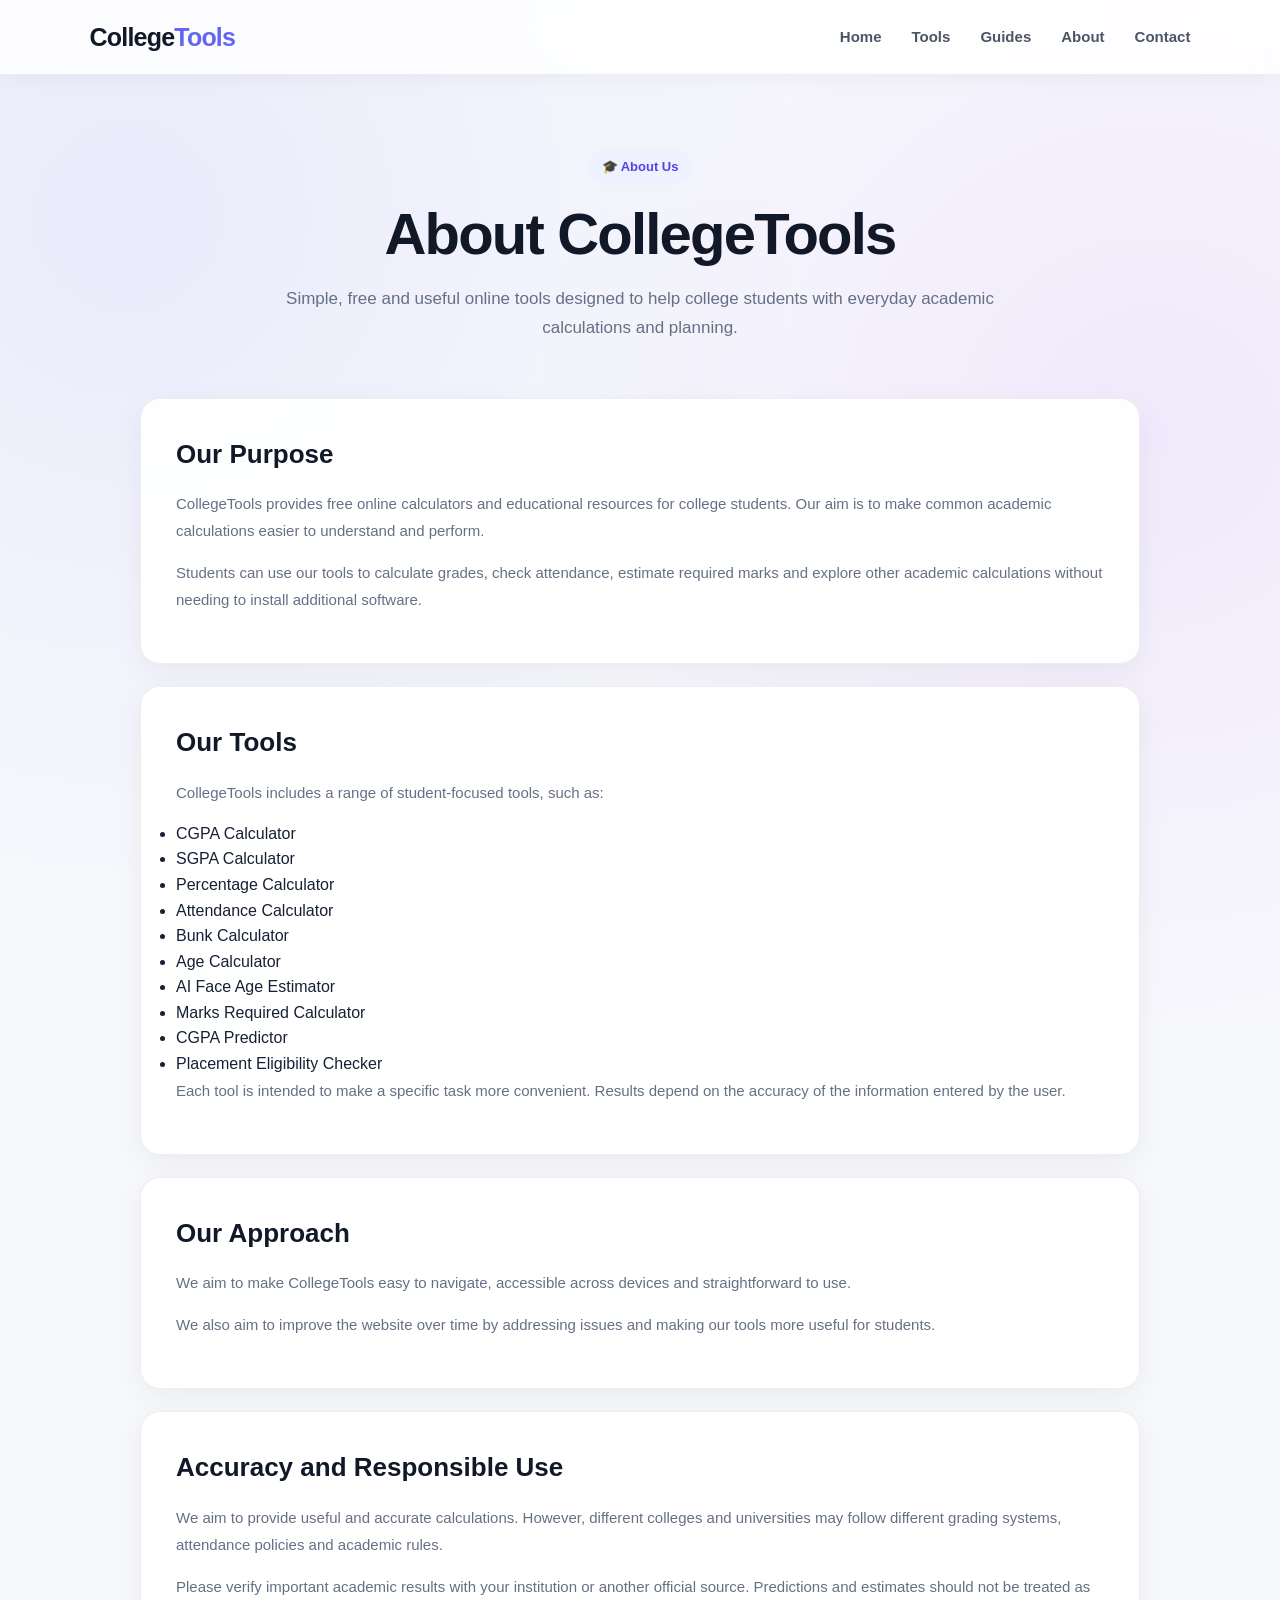
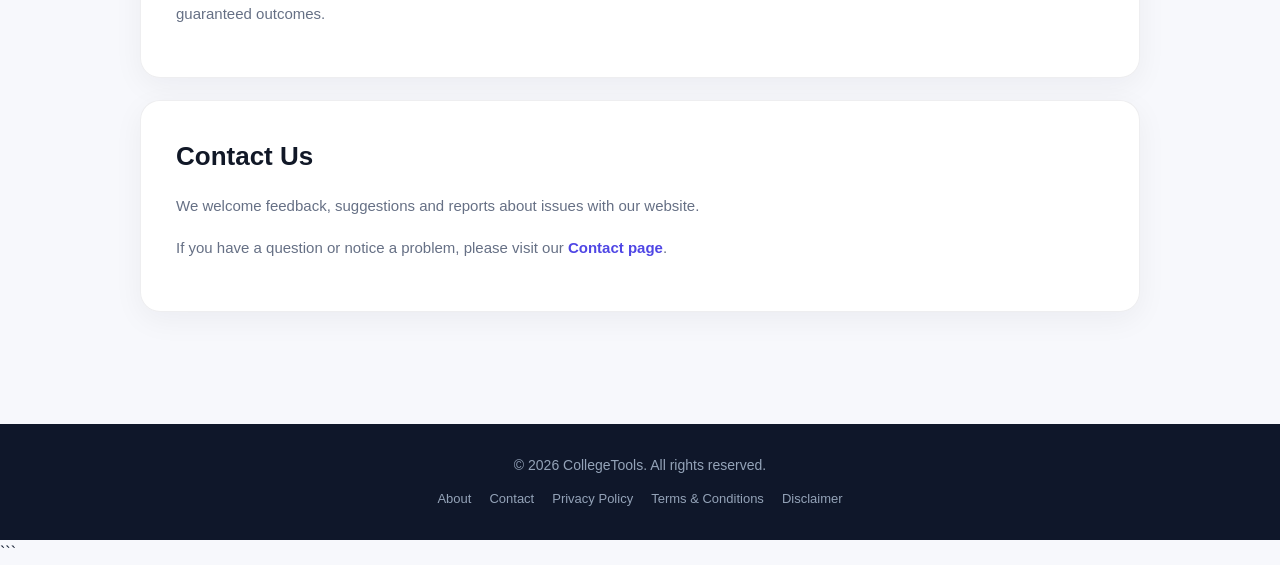
<file: about.html>
<!DOCTYPE html>
<html lang="en">

<head>
    <meta charset="UTF-8">
    <meta name="viewport" content="width=device-width, initial-scale=1.0">

    <title>About CollegeTools - Free Student Calculators</title>

    <meta
        name="description"
        content="Learn about CollegeTools, a free online platform offering academic calculators for CGPA, SGPA, percentage, attendance, marks and student planning."
    >

    <meta name="robots" content="index, follow">
    <meta name="author" content="CollegeTools">

    <link rel="canonical" href="https://collegetools.tech/about.html">

    <meta property="og:title" content="About CollegeTools">
    <meta
        property="og:description"
        content="Learn about CollegeTools and its free academic calculators and student tools."
    >
    <meta property="og:type" content="website">
    <meta property="og:url" content="https://collegetools.tech/about.html">

    <link rel="stylesheet" href="style.css">

    <!-- Google AdSense verification code -->
    <script
        async
        src="https://pagead2.googlesyndication.com/pagead/js/adsbygoogle.js?client=ca-pub-9809428572067246"
        crossorigin="anonymous"
    ></script>

</head>

<body>

    <!-- NAVIGATION -->
    <nav class="navbar">

        <div class="logo">
            College<span>Tools</span>
        </div>

        <div class="nav-links">
            <a href="index.html">Home</a>
            <a href="index.html#tools">Tools</a>
            <a href="index.html#guides">Guides</a>
            <a href="about.html">About</a>
            <a href="contact.html">Contact</a>
        </div>

    </nav>

    <!-- ABOUT PAGE -->
    <main class="info-page">

        <section class="info-hero">

            <span class="section-badge">
                🎓 About Us
            </span>

            <h1>About CollegeTools</h1>

            <p>
                Simple, free and useful online tools designed
                to help college students with everyday
                academic calculations and planning.
            </p>

        </section>

        <section class="info-card">

            <h2>Our Purpose</h2>

            <p>
                CollegeTools provides free online calculators
                and educational resources for college students.
                Our aim is to make common academic calculations
                easier to understand and perform.
            </p>

            <p>
                Students can use our tools to calculate grades,
                check attendance, estimate required marks and
                explore other academic calculations without
                needing to install additional software.
            </p>

        </section>

        <section class="info-card">

            <h2>Our Tools</h2>

            <p>
                CollegeTools includes a range of student-focused
                tools, such as:
            </p>

            <ul>
                <li>CGPA Calculator</li>
                <li>SGPA Calculator</li>
                <li>Percentage Calculator</li>
                <li>Attendance Calculator</li>
                <li>Bunk Calculator</li>
                <li>Age Calculator</li>
                <li>AI Face Age Estimator</li>
                <li>Marks Required Calculator</li>
                <li>CGPA Predictor</li>
                <li>Placement Eligibility Checker</li>
            </ul>

            <p>
                Each tool is intended to make a specific task
                more convenient. Results depend on the accuracy
                of the information entered by the user.
            </p>

        </section>

        <section class="info-card">

            <h2>Our Approach</h2>

            <p>
                We aim to make CollegeTools easy to navigate,
                accessible across devices and straightforward
                to use.
            </p>

            <p>
                We also aim to improve the website over time
                by addressing issues and making our tools
                more useful for students.
            </p>

        </section>

        <section class="info-card">

            <h2>Accuracy and Responsible Use</h2>

            <p>
                We aim to provide useful and accurate
                calculations. However, different colleges
                and universities may follow different grading
                systems, attendance policies and academic rules.
            </p>

            <p>
                Please verify important academic results with
                your institution or another official source.
                Predictions and estimates should not be treated
                as guaranteed outcomes.
            </p>

        </section>

        <section class="info-card">

            <h2>Contact Us</h2>

            <p>
                We welcome feedback, suggestions and reports
                about issues with our website.
            </p>

            <p>
                If you have a question or notice a problem,
                please visit our
                <a href="contact.html" class="email-link">
                    Contact page
                </a>.
            </p>

        </section>

    </main>

    <!-- FOOTER -->
    <footer>

        <p>
            © 2026 CollegeTools. All rights reserved.
        </p>

        <div class="footer-links">
            <a href="./about.html">About</a>
            <a href="./contact.html">Contact</a>
            <a href="./privacy.html">Privacy Policy</a>
            <a href="./terms.html">Terms &amp; Conditions</a>
            <a href="./disclaimer.html">Disclaimer</a>
        </div>

    </footer>

</body>
</html>
```
</file>
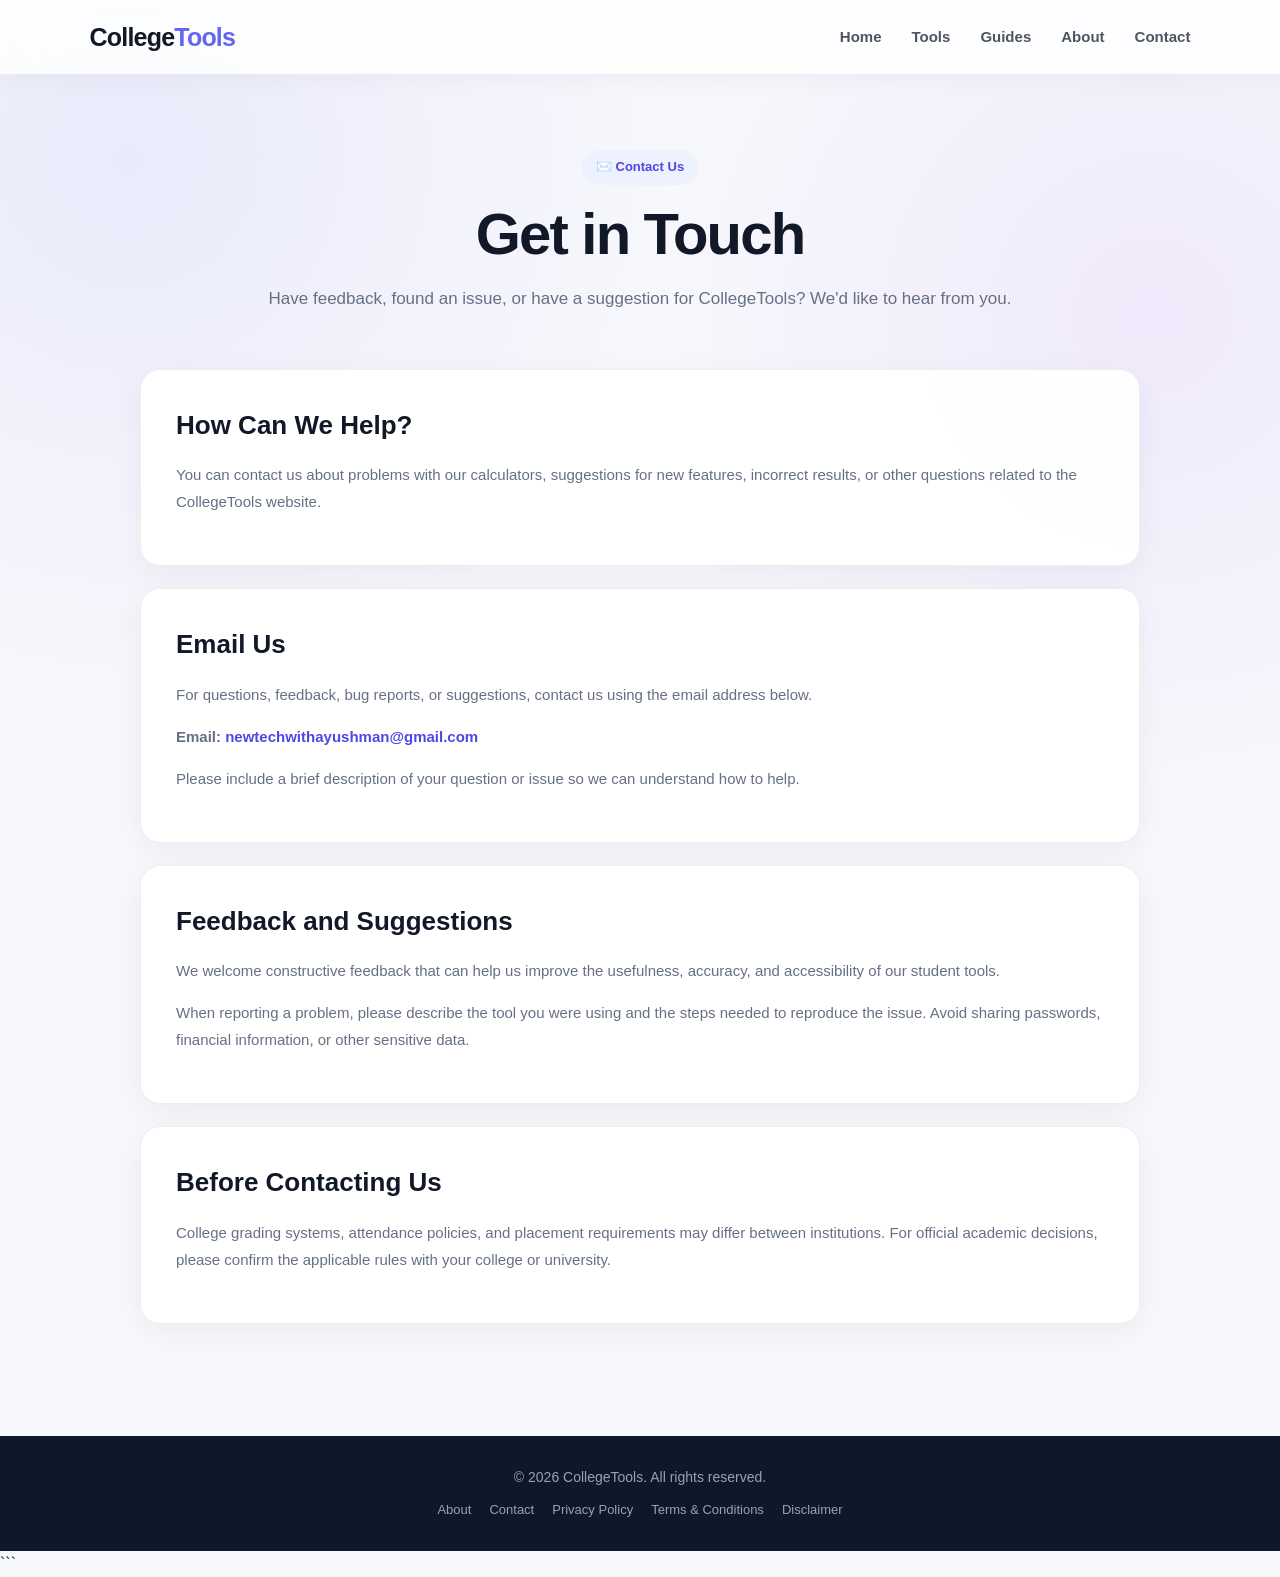
<file: contact.html>
<!DOCTYPE html>
<html lang="en">

<head>
    <meta charset="UTF-8">
    <meta name="viewport" content="width=device-width, initial-scale=1.0">

    <title>Contact CollegeTools - Get in Touch</title>

    <meta
        name="description"
        content="Contact CollegeTools to share feedback, report problems with our student calculators, or ask questions about our website."
    >

    <meta name="robots" content="index, follow">
    <meta name="author" content="CollegeTools">

    <link rel="canonical" href="https://collegetools.tech/contact.html">

    <meta property="og:title" content="Contact CollegeTools">
    <meta
        property="og:description"
        content="Contact CollegeTools with feedback, questions or reports about our student tools."
    >
    <meta property="og:type" content="website">
    <meta property="og:url" content="https://collegetools.tech/contact.html">

    <link rel="stylesheet" href="style.css">

    <!-- Google AdSense -->
    <script
        async
        src="https://pagead2.googlesyndication.com/pagead/js/adsbygoogle.js?client=ca-pub-9809428572067246"
        crossorigin="anonymous"
    ></script>
</head>

<body>

    <!-- NAVIGATION -->
    <nav class="navbar">

        <div class="logo">
            College<span>Tools</span>
        </div>

        <div class="nav-links">
            <a href="index.html">Home</a>
            <a href="index.html#tools">Tools</a>
            <a href="index.html#guides">Guides</a>
            <a href="about.html">About</a>
            <a href="contact.html">Contact</a>
        </div>

    </nav>

    <!-- CONTACT PAGE -->
    <main class="info-page">

        <section class="info-hero">

            <span class="section-badge">
                ✉️ Contact Us
            </span>

            <h1>Get in Touch</h1>

            <p>
                Have feedback, found an issue, or have a
                suggestion for CollegeTools? We'd like to hear
                from you.
            </p>

        </section>

        <!-- GENERAL CONTACT -->
        <section class="info-card">

            <h2>How Can We Help?</h2>

            <p>
                You can contact us about problems with our
                calculators, suggestions for new features,
                incorrect results, or other questions related
                to the CollegeTools website.
            </p>

        </section>

        <!-- EMAIL CONTACT -->
        <section class="info-card">

            <h2>Email Us</h2>

            <p>
                For questions, feedback, bug reports, or
                suggestions, contact us using the email address
                below.
            </p>

            <p>
                <strong>Email:</strong>
                <a
                    href="mailto:newtechwithayushman@gmail.com"
                    class="email-link"
                >
                    newtechwithayushman@gmail.com
                </a>
            </p>

            <p>
                Please include a brief description of your
                question or issue so we can understand how
                to help.
            </p>

        </section>

        <!-- FEEDBACK -->
        <section class="info-card">

            <h2>Feedback and Suggestions</h2>

            <p>
                We welcome constructive feedback that can help
                us improve the usefulness, accuracy, and
                accessibility of our student tools.
            </p>

            <p>
                When reporting a problem, please describe the
                tool you were using and the steps needed to
                reproduce the issue. Avoid sharing passwords,
                financial information, or other sensitive data.
            </p>

        </section>

        <!-- IMPORTANT INFORMATION -->
        <section class="info-card">

            <h2>Before Contacting Us</h2>

            <p>
                College grading systems, attendance policies,
                and placement requirements may differ between
                institutions. For official academic decisions,
                please confirm the applicable rules with your
                college or university.
            </p>

        </section>

    </main>

    <!-- FOOTER -->
    <footer>

        <p>
            © 2026 CollegeTools. All rights reserved.
        </p>

        <nav class="footer-links" aria-label="Footer navigation">
            <a href="about.html">About</a>
            <a href="contact.html">Contact</a>
            <a href="privacy.html">Privacy Policy</a>
            <a href="terms.html">Terms &amp; Conditions</a>
            <a href="disclaimer.html">Disclaimer</a>
        </nav>

    </footer>

</body>
</html>
```
</file>
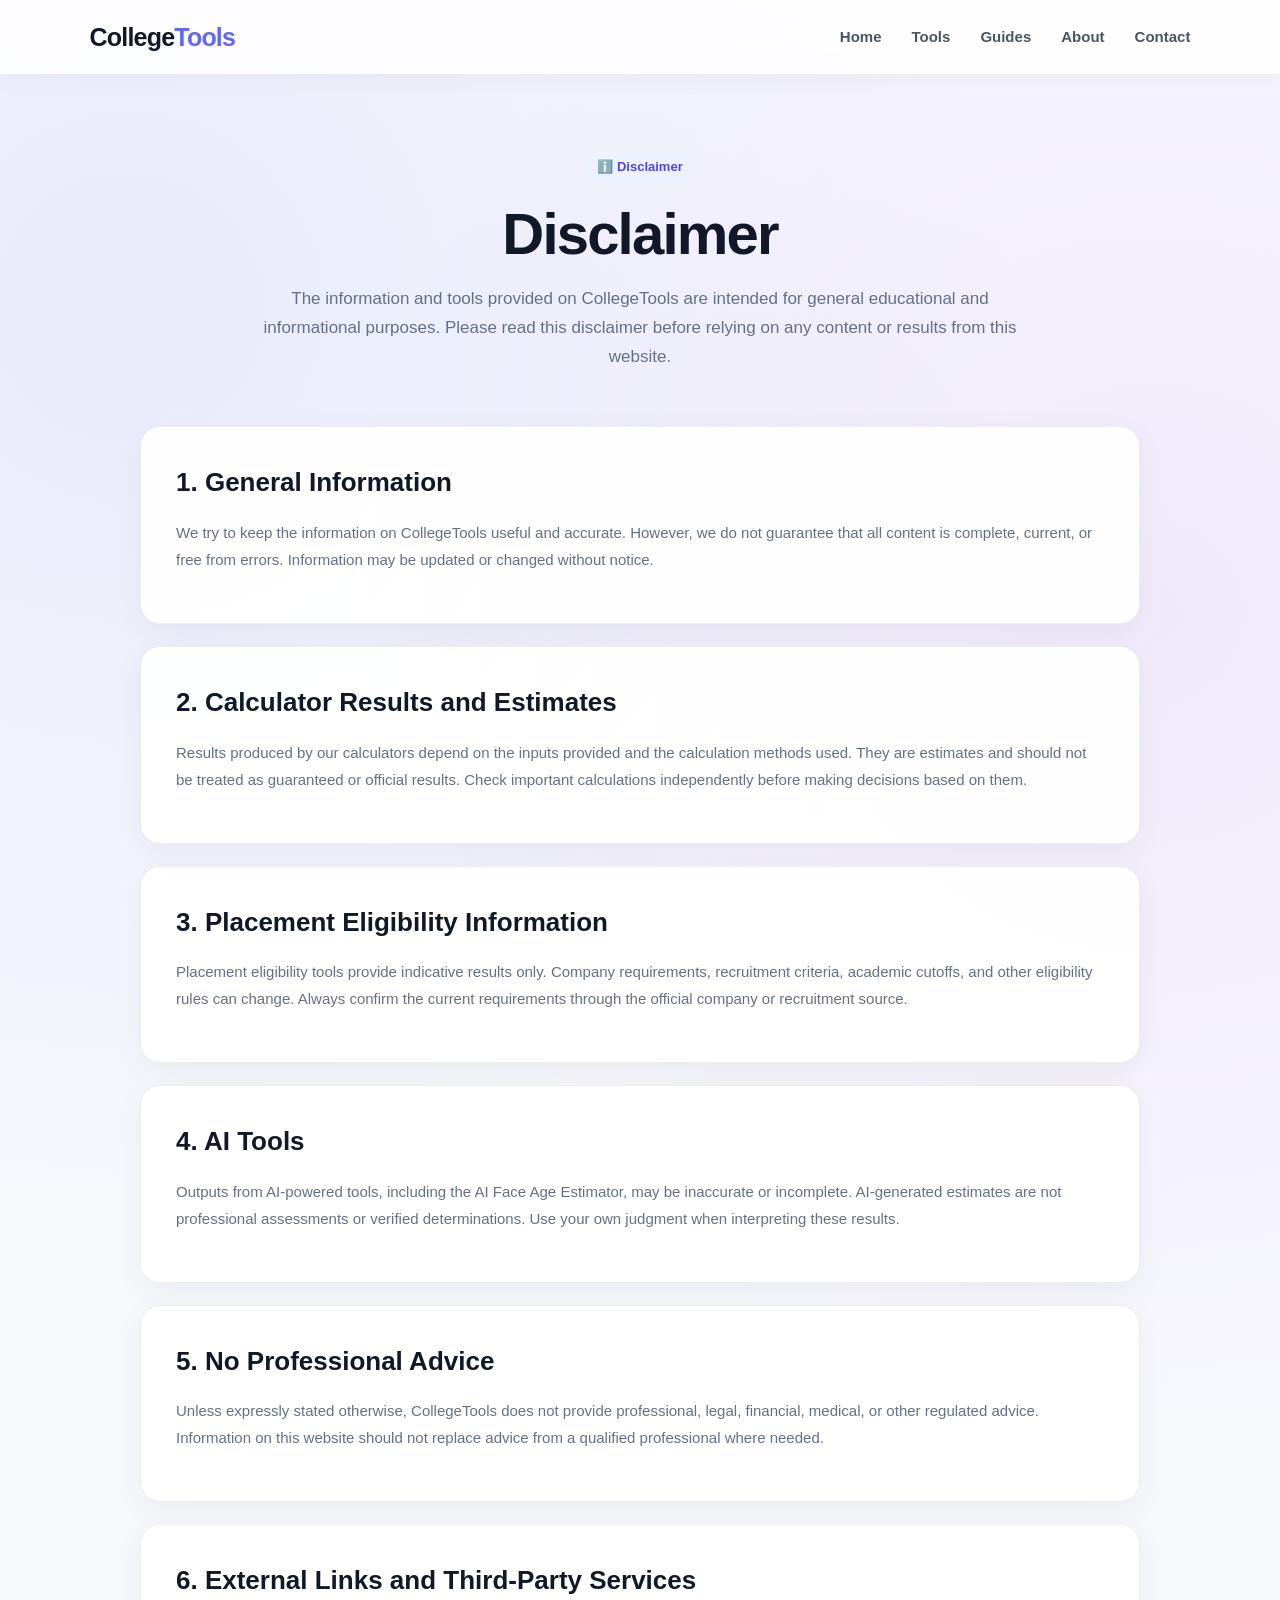
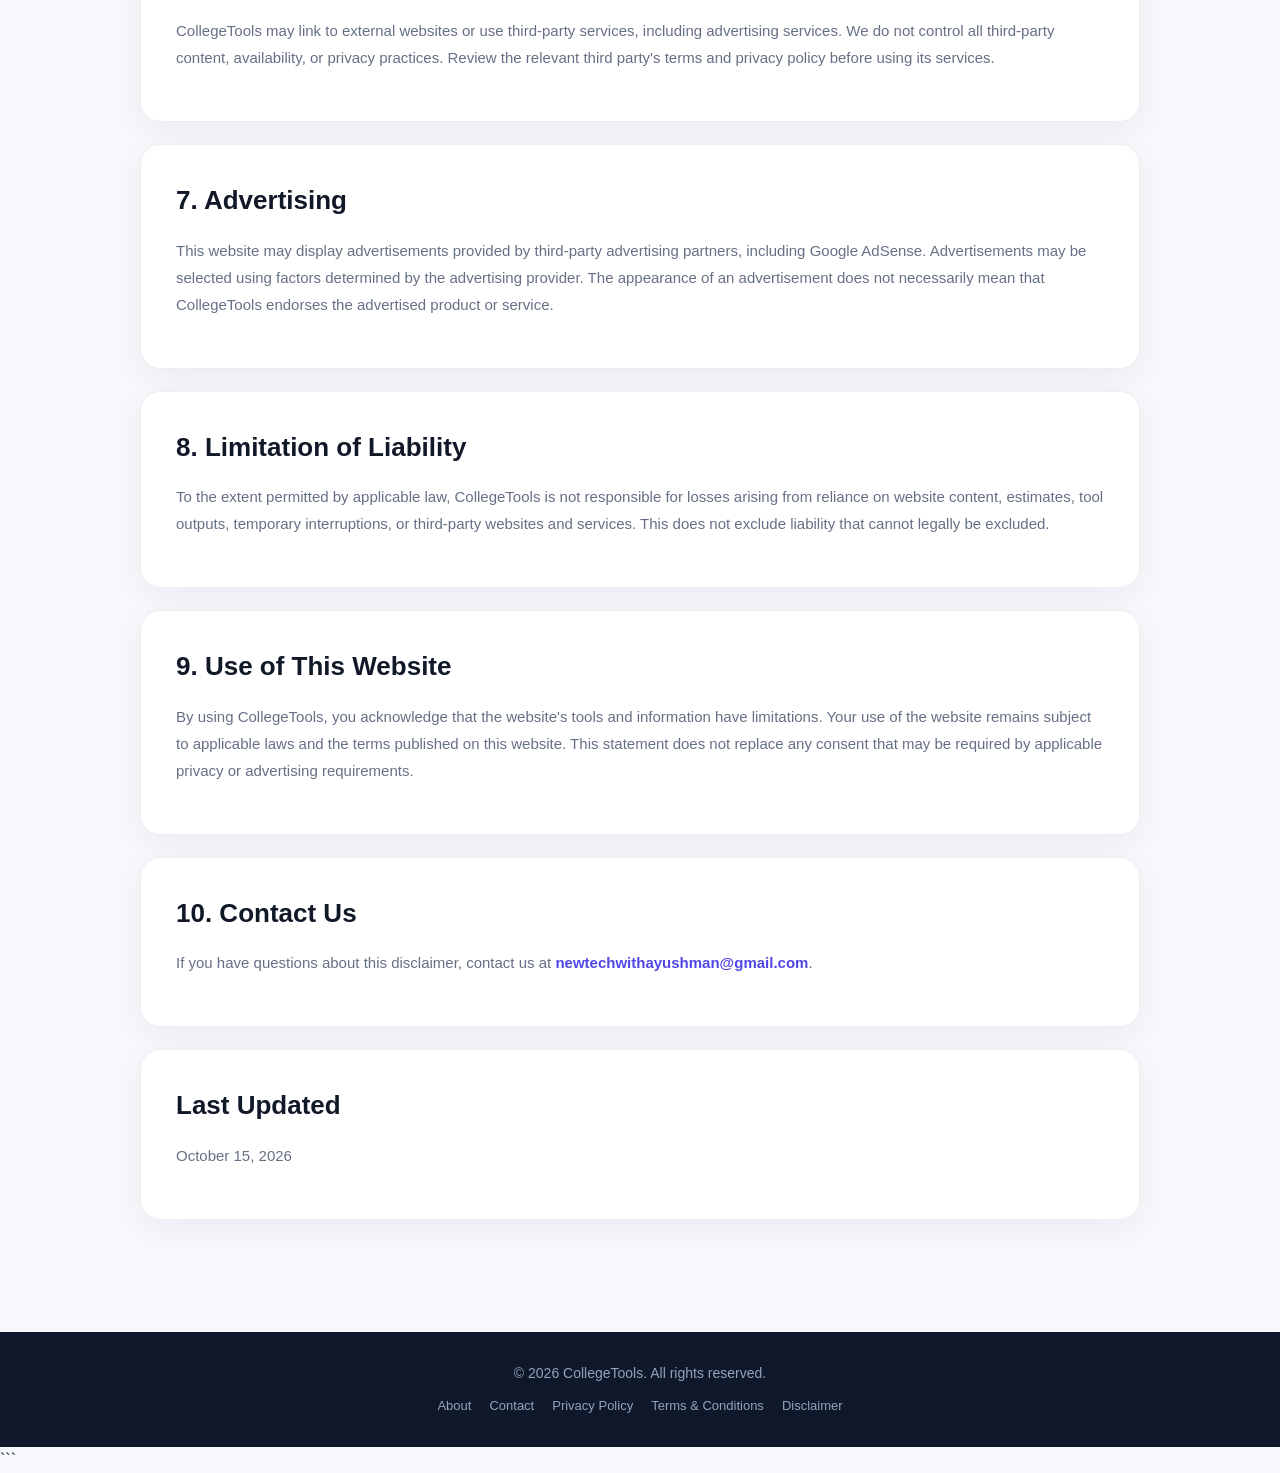
<file: disclaimer.html>
<!DOCTYPE html>
<html lang="en">

<head>
    <meta charset="UTF-8">
    <meta name="viewport" content="width=device-width, initial-scale=1.0">

    <title>Disclaimer - CollegeTools</title>

    <meta
        name="description"
        content="Read the CollegeTools disclaimer covering educational tools, calculator results, placement eligibility estimates, AI tools, and third-party services."
    >

    <meta name="robots" content="index, follow">
    <meta name="author" content="CollegeTools">

    <link rel="canonical" href="https://collegetools.tech/disclaimer.html">

    <meta property="og:title" content="Disclaimer - CollegeTools">
    <meta
        property="og:description"
        content="Important information about the accuracy, limitations, and use of CollegeTools tools and resources."
    >
    <meta property="og:type" content="website">
    <meta property="og:url" content="https://collegetools.tech/disclaimer.html">

    <link rel="stylesheet" href="style.css">

    <!-- Google AdSense -->
    <script
        async
        src="https://pagead2.googlesyndication.com/pagead/js/adsbygoogle.js?client=ca-pub-9809428572067246"
        crossorigin="anonymous"
    ></script>
</head>

<body>

    <!-- NAVIGATION -->
    <nav class="navbar">

        <div class="logo">
            College<span>Tools</span>
        </div>

        <div class="nav-links">
            <a href="index.html">Home</a>
            <a href="index.html#tools">Tools</a>
            <a href="index.html#guides">Guides</a>
            <a href="about.html">About</a>
            <a href="contact.html">Contact</a>
        </div>

    </nav>

    <!-- DISCLAIMER CONTENT -->
    <main class="info-page">

        <section class="info-hero">

            <span class="section-badge">
                ℹ️ Disclaimer
            </span>

            <h1>Disclaimer</h1>

            <p>
                The information and tools provided on CollegeTools
                are intended for general educational and
                informational purposes. Please read this
                disclaimer before relying on any content or
                results from this website.
            </p>

        </section>

        <section class="info-card">

            <h2>1. General Information</h2>

            <p>
                We try to keep the information on CollegeTools
                useful and accurate. However, we do not guarantee
                that all content is complete, current, or free
                from errors. Information may be updated or
                changed without notice.
            </p>

        </section>

        <section class="info-card">

            <h2>2. Calculator Results and Estimates</h2>

            <p>
                Results produced by our calculators depend on
                the inputs provided and the calculation methods
                used. They are estimates and should not be
                treated as guaranteed or official results.
                Check important calculations independently
                before making decisions based on them.
            </p>

        </section>

        <section class="info-card">

            <h2>3. Placement Eligibility Information</h2>

            <p>
                Placement eligibility tools provide indicative
                results only. Company requirements, recruitment
                criteria, academic cutoffs, and other eligibility
                rules can change. Always confirm the current
                requirements through the official company or
                recruitment source.
            </p>

        </section>

        <section class="info-card">

            <h2>4. AI Tools</h2>

            <p>
                Outputs from AI-powered tools, including the
                AI Face Age Estimator, may be inaccurate or
                incomplete. AI-generated estimates are not
                professional assessments or verified
                determinations. Use your own judgment when
                interpreting these results.
            </p>

        </section>

        <section class="info-card">

            <h2>5. No Professional Advice</h2>

            <p>
                Unless expressly stated otherwise, CollegeTools
                does not provide professional, legal, financial,
                medical, or other regulated advice. Information
                on this website should not replace advice from
                a qualified professional where needed.
            </p>

        </section>

        <section class="info-card">

            <h2>6. External Links and Third-Party Services</h2>

            <p>
                CollegeTools may link to external websites or
                use third-party services, including advertising
                services. We do not control all third-party
                content, availability, or privacy practices.
                Review the relevant third party's terms and
                privacy policy before using its services.
            </p>

        </section>

        <section class="info-card">

            <h2>7. Advertising</h2>

            <p>
                This website may display advertisements provided
                by third-party advertising partners, including
                Google AdSense. Advertisements may be selected
                using factors determined by the advertising
                provider. The appearance of an advertisement
                does not necessarily mean that CollegeTools
                endorses the advertised product or service.
            </p>

        </section>

        <section class="info-card">

            <h2>8. Limitation of Liability</h2>

            <p>
                To the extent permitted by applicable law,
                CollegeTools is not responsible for losses
                arising from reliance on website content,
                estimates, tool outputs, temporary interruptions,
                or third-party websites and services. This
                does not exclude liability that cannot legally
                be excluded.
            </p>

        </section>

        <section class="info-card">

            <h2>9. Use of This Website</h2>

            <p>
                By using CollegeTools, you acknowledge that
                the website's tools and information have
                limitations. Your use of the website remains
                subject to applicable laws and the terms
                published on this website. This statement
                does not replace any consent that may be
                required by applicable privacy or advertising
                requirements.
            </p>

        </section>

        <section class="info-card">

            <h2>10. Contact Us</h2>

            <p>
                If you have questions about this disclaimer,
                contact us at
                <a
                    href="mailto:newtechwithayushman@gmail.com"
                    class="email-link"
                >
                    newtechwithayushman@gmail.com
                </a>.
            </p>

        </section>

        <section class="info-card">

            <h2>Last Updated</h2>

            <p>October 15, 2026</p>

        </section>

    </main>

    <!-- FOOTER -->
    <footer>

        <p>
            © 2026 CollegeTools. All rights reserved.
        </p>

        <nav class="footer-links" aria-label="Footer navigation">
            <a href="about.html">About</a>
            <a href="contact.html">Contact</a>
            <a href="privacy.html">Privacy Policy</a>
            <a href="terms.html">Terms &amp; Conditions</a>
            <a href="disclaimer.html">Disclaimer</a>
        </nav>

    </footer>

</body>
</html>
```
</file>
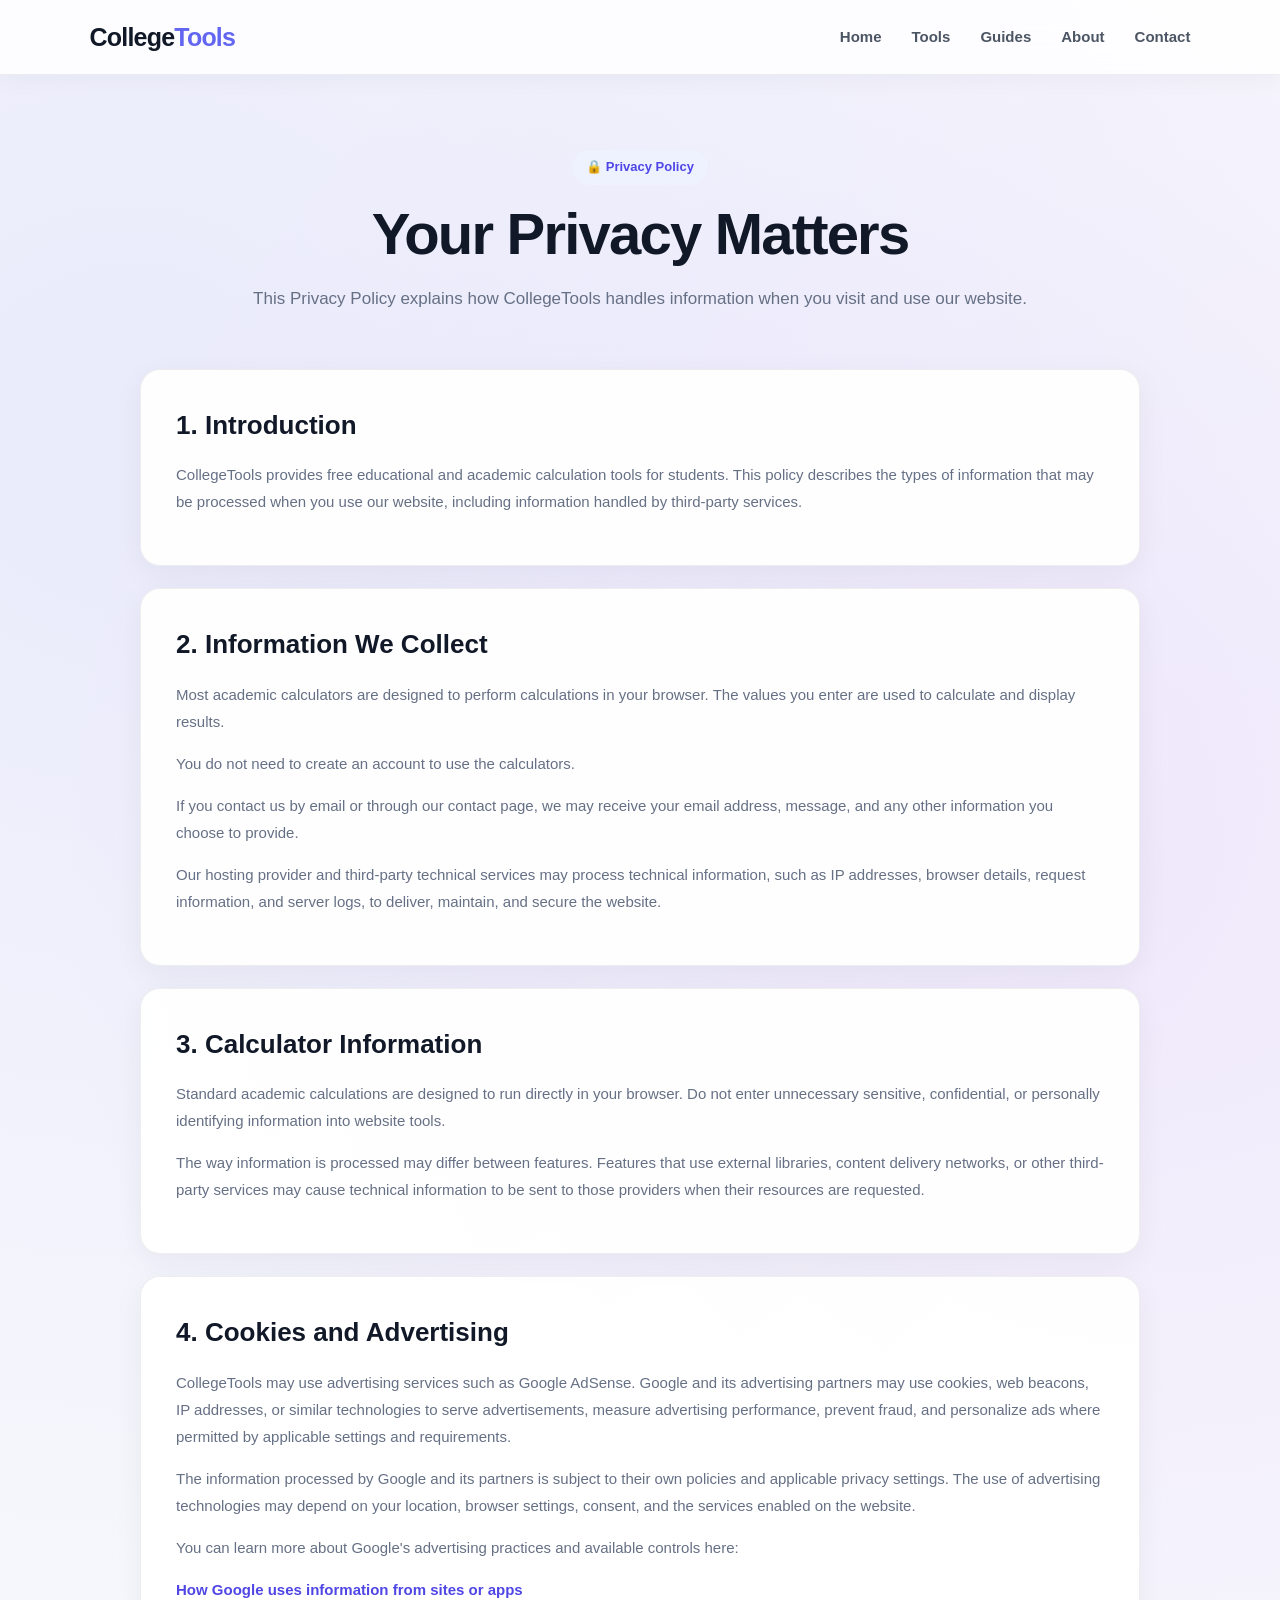
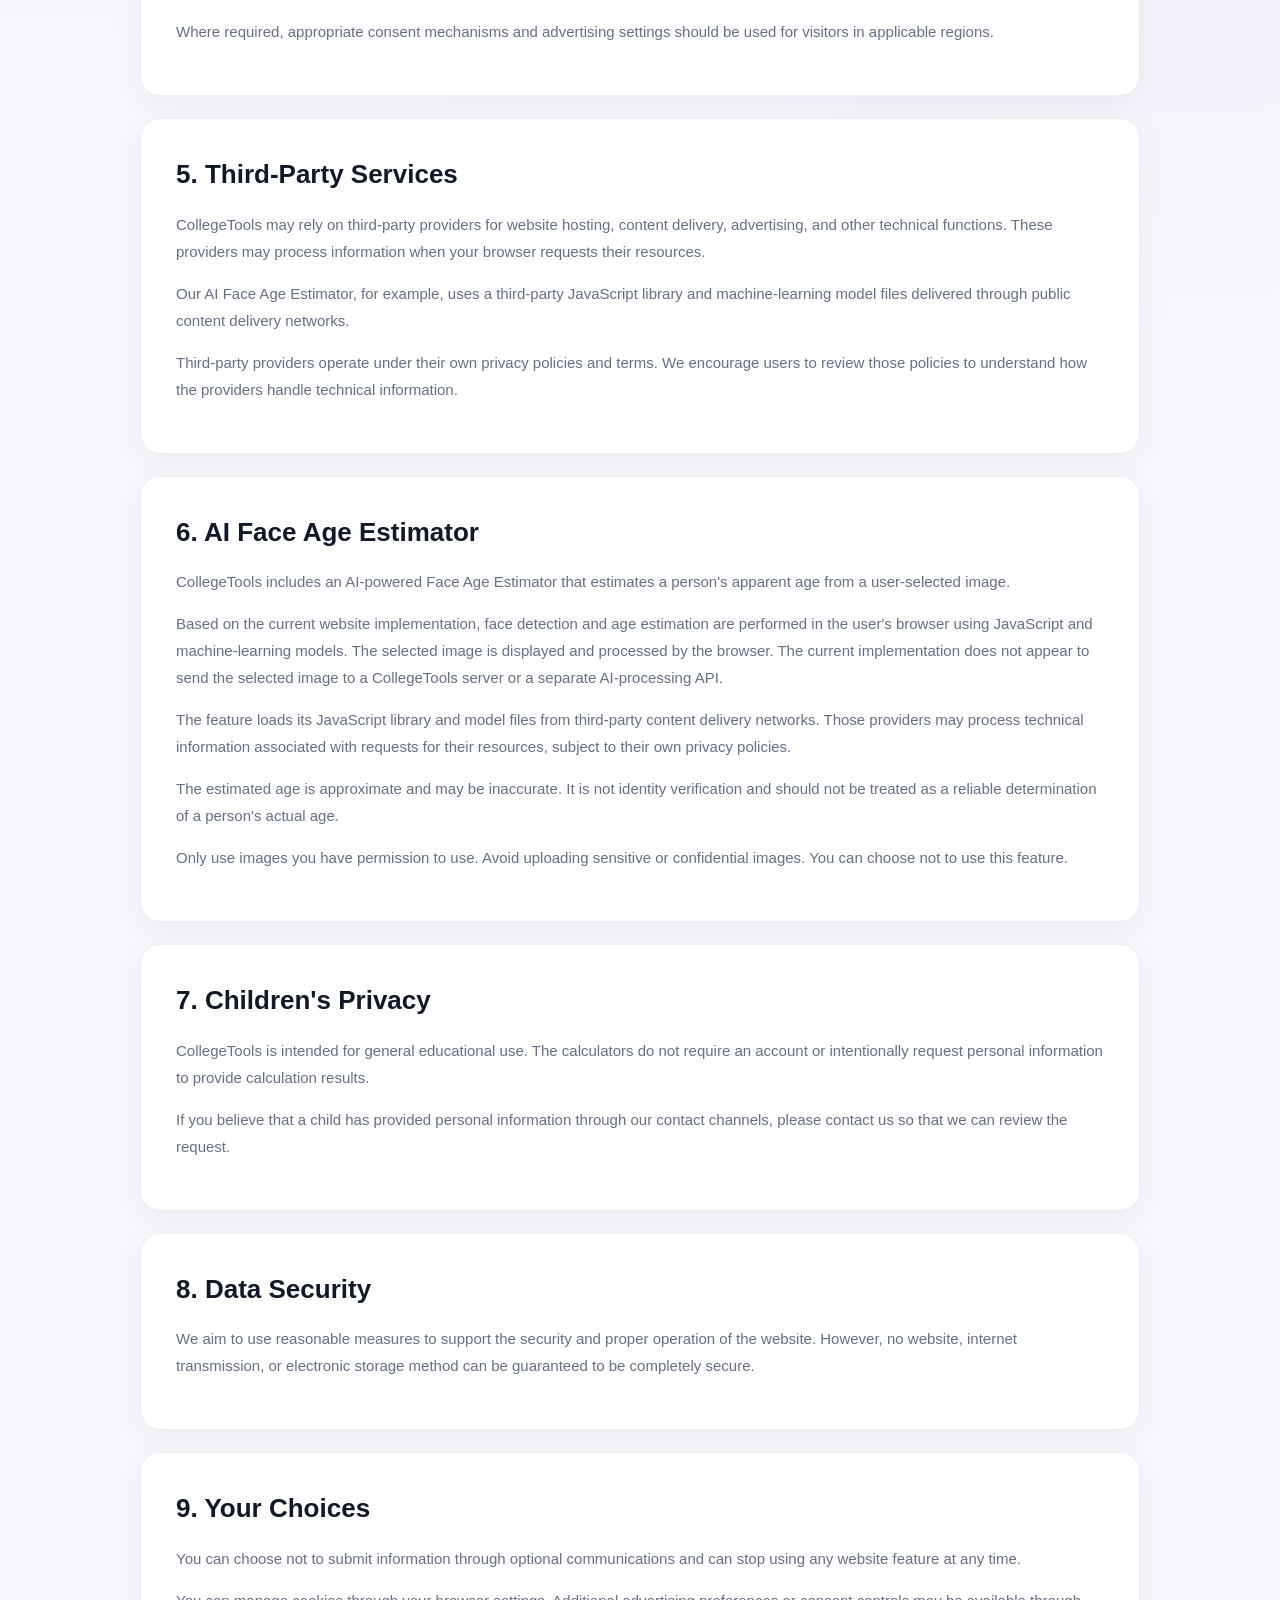
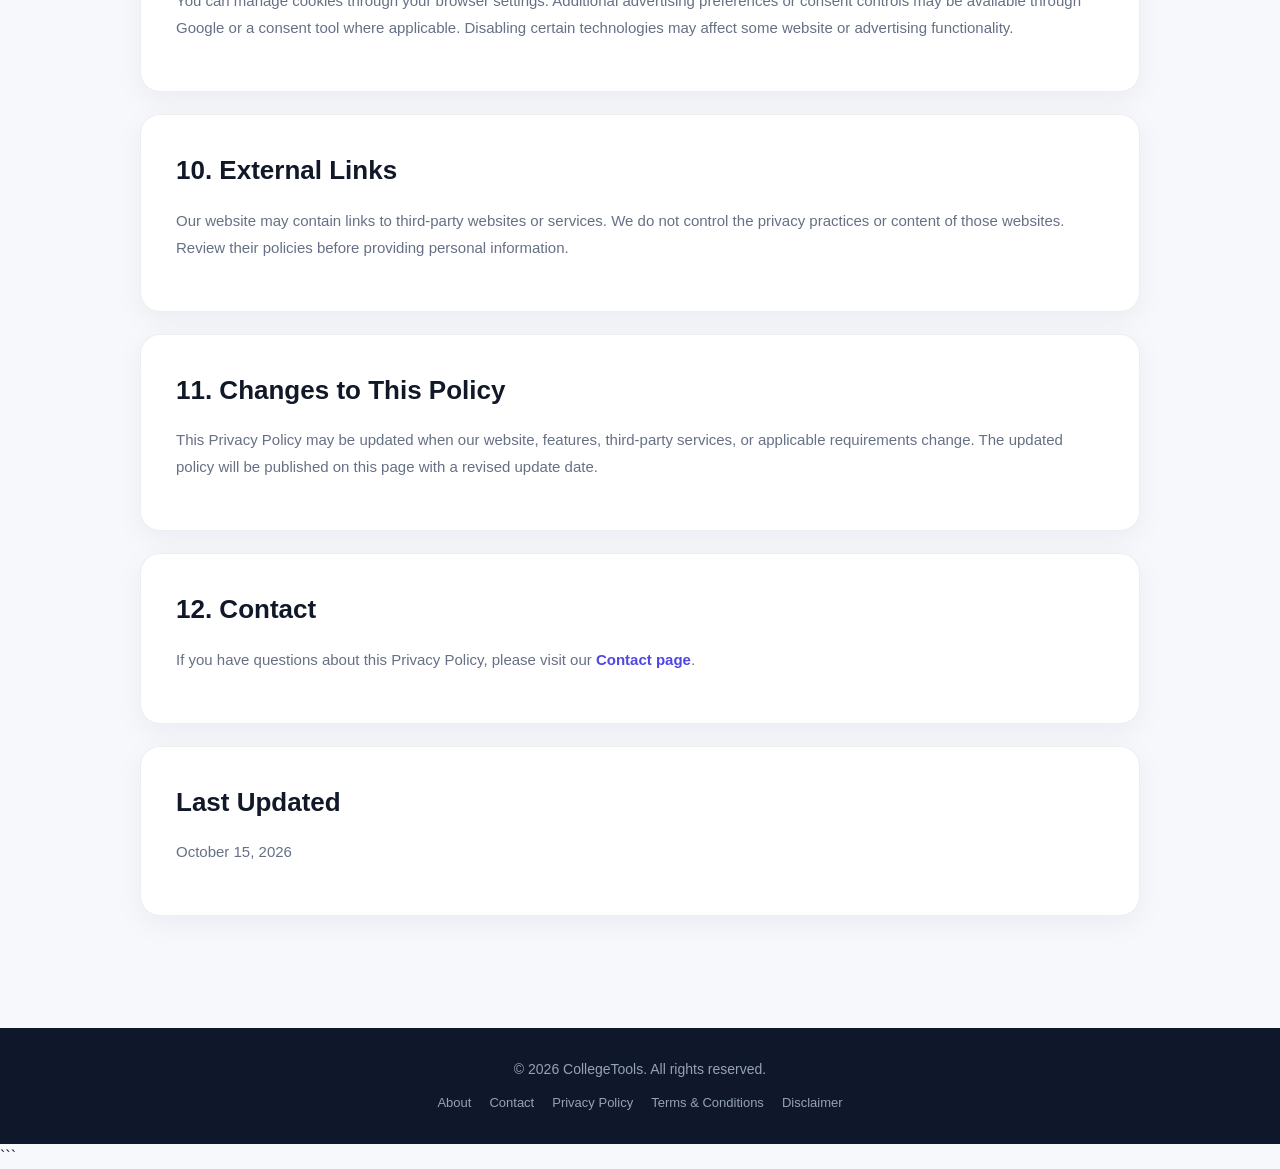
<file: privacy.html>
<!DOCTYPE html>
<html lang="en">

<head>
    <meta charset="UTF-8">
    <meta name="viewport" content="width=device-width, initial-scale=1.0">

    <title>Privacy Policy - CollegeTools</title>

    <meta
        name="description"
        content="Read the CollegeTools Privacy Policy to understand how calculator inputs, images, cookies, advertising, and third-party services are handled."
    >

    <meta name="robots" content="index, follow">
    <meta name="author" content="CollegeTools">

    <link rel="canonical" href="https://collegetools.tech/privacy.html">

    <meta property="og:title" content="Privacy Policy - CollegeTools">
    <meta
        property="og:description"
        content="Learn how CollegeTools handles information, calculator inputs, images, cookies, advertising, and third-party services."
    >
    <meta property="og:type" content="website">
    <meta property="og:url" content="https://collegetools.tech/privacy.html">

    <link rel="stylesheet" href="style.css">

    <!-- Google AdSense -->
    <script
        async
        src="https://pagead2.googlesyndication.com/pagead/js/adsbygoogle.js?client=ca-pub-9809428572067246"
        crossorigin="anonymous"
    ></script>
</head>

<body>

    <!-- NAVIGATION -->
    <nav class="navbar">

        <div class="logo">
            College<span>Tools</span>
        </div>

        <div class="nav-links">
            <a href="index.html">Home</a>
            <a href="index.html#tools">Tools</a>
            <a href="index.html#guides">Guides</a>
            <a href="about.html">About</a>
            <a href="contact.html">Contact</a>
        </div>

    </nav>

    <main class="info-page">

        <section class="info-hero">

            <span class="section-badge">
                🔒 Privacy Policy
            </span>

            <h1>Your Privacy Matters</h1>

            <p>
                This Privacy Policy explains how CollegeTools
                handles information when you visit and use
                our website.
            </p>

        </section>

        <!-- 1. INTRODUCTION -->
        <section class="info-card">

            <h2>1. Introduction</h2>

            <p>
                CollegeTools provides free educational and
                academic calculation tools for students.
                This policy describes the types of information
                that may be processed when you use our website,
                including information handled by third-party
                services.
            </p>

        </section>

        <!-- 2. INFORMATION WE COLLECT -->
        <section class="info-card">

            <h2>2. Information We Collect</h2>

            <p>
                Most academic calculators are designed to
                perform calculations in your browser. The
                values you enter are used to calculate and
                display results.
            </p>

            <p>
                You do not need to create an account to use
                the calculators.
            </p>

            <p>
                If you contact us by email or through our
                contact page, we may receive your email
                address, message, and any other information
                you choose to provide.
            </p>

            <p>
                Our hosting provider and third-party technical
                services may process technical information,
                such as IP addresses, browser details, request
                information, and server logs, to deliver,
                maintain, and secure the website.
            </p>

        </section>

        <!-- 3. CALCULATOR INFORMATION -->
        <section class="info-card">

            <h2>3. Calculator Information</h2>

            <p>
                Standard academic calculations are designed
                to run directly in your browser. Do not enter
                unnecessary sensitive, confidential, or
                personally identifying information into
                website tools.
            </p>

            <p>
                The way information is processed may differ
                between features. Features that use external
                libraries, content delivery networks, or
                other third-party services may cause technical
                information to be sent to those providers
                when their resources are requested.
            </p>

        </section>

        <!-- 4. COOKIES AND ADVERTISING -->
        <section class="info-card">

            <h2>4. Cookies and Advertising</h2>

            <p>
                CollegeTools may use advertising services
                such as Google AdSense. Google and its
                advertising partners may use cookies, web
                beacons, IP addresses, or similar technologies
                to serve advertisements, measure advertising
                performance, prevent fraud, and personalize
                ads where permitted by applicable settings
                and requirements.
            </p>

            <p>
                The information processed by Google and its
                partners is subject to their own policies
                and applicable privacy settings. The use
                of advertising technologies may depend on
                your location, browser settings, consent,
                and the services enabled on the website.
            </p>

            <p>
                You can learn more about Google's advertising
                practices and available controls here:
            </p>

            <p>
                <a
                    href="https://policies.google.com/technologies/ads"
                    class="email-link"
                    target="_blank"
                    rel="noopener noreferrer"
                >
                    How Google uses information from sites or apps
                </a>
            </p>

            <p>
                Where required, appropriate consent
                mechanisms and advertising settings should
                be used for visitors in applicable regions.
            </p>

        </section>

        <!-- 5. THIRD-PARTY SERVICES -->
        <section class="info-card">

            <h2>5. Third-Party Services</h2>

            <p>
                CollegeTools may rely on third-party providers
                for website hosting, content delivery,
                advertising, and other technical functions.
                These providers may process information
                when your browser requests their resources.
            </p>

            <p>
                Our AI Face Age Estimator, for example,
                uses a third-party JavaScript library and
                machine-learning model files delivered
                through public content delivery networks.
            </p>

            <p>
                Third-party providers operate under their
                own privacy policies and terms. We encourage
                users to review those policies to understand
                how the providers handle technical information.
            </p>

        </section>

        <!-- 6. AI FACE AGE ESTIMATOR -->
        <section class="info-card">

            <h2>6. AI Face Age Estimator</h2>

            <p>
                CollegeTools includes an AI-powered Face Age
                Estimator that estimates a person's apparent
                age from a user-selected image.
            </p>

            <p>
                Based on the current website implementation,
                face detection and age estimation are performed
                in the user's browser using JavaScript and
                machine-learning models. The selected image
                is displayed and processed by the browser.
                The current implementation does not appear
                to send the selected image to a CollegeTools
                server or a separate AI-processing API.
            </p>

            <p>
                The feature loads its JavaScript library
                and model files from third-party content
                delivery networks. Those providers may
                process technical information associated
                with requests for their resources, subject
                to their own privacy policies.
            </p>

            <p>
                The estimated age is approximate and may
                be inaccurate. It is not identity verification
                and should not be treated as a reliable
                determination of a person's actual age.
            </p>

            <p>
                Only use images you have permission to use.
                Avoid uploading sensitive or confidential
                images. You can choose not to use this
                feature.
            </p>

        </section>

        <!-- 7. CHILDREN'S PRIVACY -->
        <section class="info-card">

            <h2>7. Children's Privacy</h2>

            <p>
                CollegeTools is intended for general
                educational use. The calculators do not
                require an account or intentionally request
                personal information to provide calculation
                results.
            </p>

            <p>
                If you believe that a child has provided
                personal information through our contact
                channels, please contact us so that we can
                review the request.
            </p>

        </section>

        <!-- 8. DATA SECURITY -->
        <section class="info-card">

            <h2>8. Data Security</h2>

            <p>
                We aim to use reasonable measures to support
                the security and proper operation of the
                website. However, no website, internet
                transmission, or electronic storage method
                can be guaranteed to be completely secure.
            </p>

        </section>

        <!-- 9. YOUR CHOICES -->
        <section class="info-card">

            <h2>9. Your Choices</h2>

            <p>
                You can choose not to submit information
                through optional communications and can
                stop using any website feature at any time.
            </p>

            <p>
                You can manage cookies through your browser
                settings. Additional advertising preferences
                or consent controls may be available through
                Google or a consent tool where applicable.
                Disabling certain technologies may affect
                some website or advertising functionality.
            </p>

        </section>

        <!-- 10. EXTERNAL LINKS -->
        <section class="info-card">

            <h2>10. External Links</h2>

            <p>
                Our website may contain links to third-party
                websites or services. We do not control the
                privacy practices or content of those
                websites. Review their policies before
                providing personal information.
            </p>

        </section>

        <!-- 11. POLICY CHANGES -->
        <section class="info-card">

            <h2>11. Changes to This Policy</h2>

            <p>
                This Privacy Policy may be updated when
                our website, features, third-party services,
                or applicable requirements change. The
                updated policy will be published on this
                page with a revised update date.
            </p>

        </section>

        <!-- 12. CONTACT -->
        <section class="info-card">

            <h2>12. Contact</h2>

            <p>
                If you have questions about this Privacy
                Policy, please visit our
                <a href="contact.html" class="email-link">
                    Contact page
                </a>.
            </p>

        </section>

        <!-- LAST UPDATED -->
        <section class="info-card">

            <h2>Last Updated</h2>

            <p>October 15, 2026</p>

        </section>

    </main>

    <!-- FOOTER -->
    <footer>

        <p>
            © 2026 CollegeTools. All rights reserved.
        </p>

        <nav class="footer-links" aria-label="Footer navigation">
            <a href="about.html">About</a>
            <a href="contact.html">Contact</a>
            <a href="privacy.html">Privacy Policy</a>
            <a href="terms.html">Terms &amp; Conditions</a>
            <a href="disclaimer.html">Disclaimer</a>
        </nav>

    </footer>

</body>
</html>
```
</file>
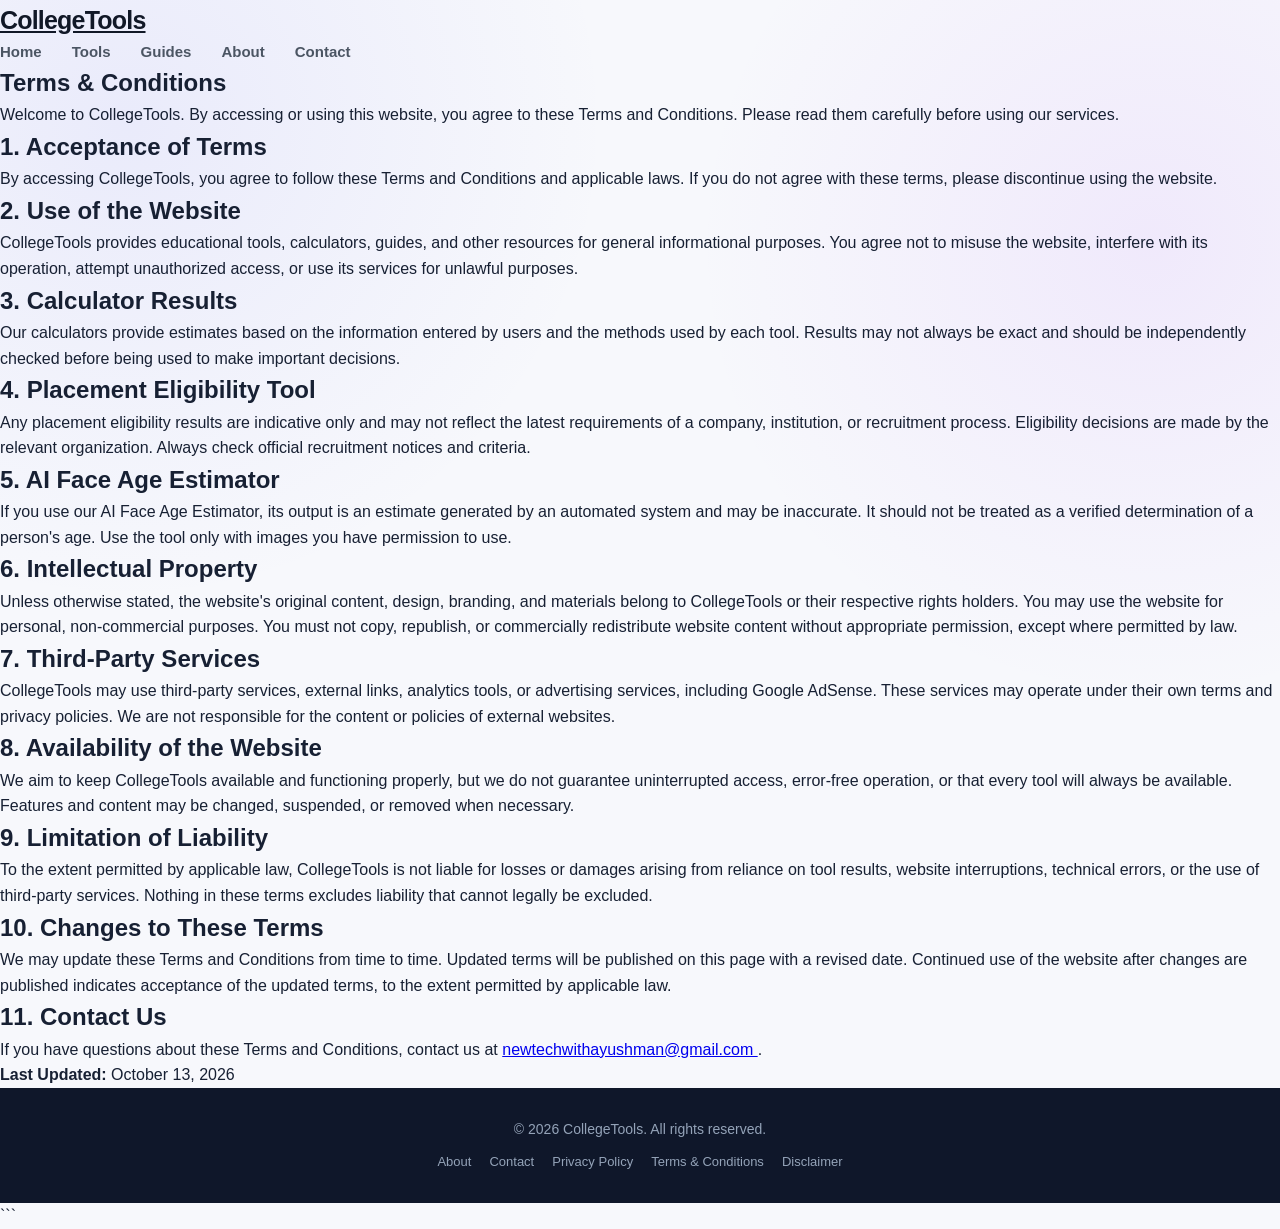
<file: terms.html>
<!DOCTYPE html>
<html lang="en">
<head>
    <meta charset="UTF-8">
    <meta name="viewport" content="width=device-width, initial-scale=1.0">

    <title>Terms &amp; Conditions - CollegeTools</title>
    <meta name="description" content="Read the Terms and Conditions for using CollegeTools calculators, AI tools, placement eligibility tools, and other educational resources.">
    <meta name="robots" content="index, follow">
    <meta name="author" content="CollegeTools">

    <link rel="canonical" href="https://collegetools.tech/terms.html">

    <meta property="og:title" content="Terms &amp; Conditions - CollegeTools">
    <meta property="og:description" content="Terms and conditions for using CollegeTools educational tools and resources.">
    <meta property="og:type" content="website">
    <meta property="og:url" content="https://collegetools.tech/terms.html">

    <link rel="stylesheet" href="style.css">

    <!-- Google AdSense -->
    <script async
        src="https://pagead2.googlesyndication.com/pagead/js/adsbygoogle.js?client=ca-pub-9809428572067246"
        crossorigin="anonymous"></script>
</head>

<body>
    <header>
        <nav>
            <a href="index.html" class="logo">CollegeTools</a>

            <div class="nav-links">
                <a href="index.html">Home</a>
                <a href="index.html#tools">Tools</a>
                <a href="index.html#guides">Guides</a>
                <a href="about.html">About</a>
                <a href="contact.html">Contact</a>
            </div>
        </nav>
    </header>

    <main class="container">
        <article>
            <h1>Terms &amp; Conditions</h1>

            <p>
                Welcome to CollegeTools. By accessing or using this website,
                you agree to these Terms and Conditions. Please read them
                carefully before using our services.
            </p>

            <h2>1. Acceptance of Terms</h2>
            <p>
                By accessing CollegeTools, you agree to follow these Terms
                and Conditions and applicable laws. If you do not agree with
                these terms, please discontinue using the website.
            </p>

            <h2>2. Use of the Website</h2>
            <p>
                CollegeTools provides educational tools, calculators, guides,
                and other resources for general informational purposes.
                You agree not to misuse the website, interfere with its
                operation, attempt unauthorized access, or use its services
                for unlawful purposes.
            </p>

            <h2>3. Calculator Results</h2>
            <p>
                Our calculators provide estimates based on the information
                entered by users and the methods used by each tool. Results
                may not always be exact and should be independently checked
                before being used to make important decisions.
            </p>

            <h2>4. Placement Eligibility Tool</h2>
            <p>
                Any placement eligibility results are indicative only and
                may not reflect the latest requirements of a company,
                institution, or recruitment process. Eligibility decisions
                are made by the relevant organization. Always check official
                recruitment notices and criteria.
            </p>

            <h2>5. AI Face Age Estimator</h2>
            <p>
                If you use our AI Face Age Estimator, its output is an
                estimate generated by an automated system and may be
                inaccurate. It should not be treated as a verified
                determination of a person's age. Use the tool only with
                images you have permission to use.
            </p>

            <h2>6. Intellectual Property</h2>
            <p>
                Unless otherwise stated, the website's original content,
                design, branding, and materials belong to CollegeTools or
                their respective rights holders. You may use the website
                for personal, non-commercial purposes. You must not copy,
                republish, or commercially redistribute website content
                without appropriate permission, except where permitted by law.
            </p>

            <h2>7. Third-Party Services</h2>
            <p>
                CollegeTools may use third-party services, external links,
                analytics tools, or advertising services, including Google
                AdSense. These services may operate under their own terms
                and privacy policies. We are not responsible for the content
                or policies of external websites.
            </p>

            <h2>8. Availability of the Website</h2>
            <p>
                We aim to keep CollegeTools available and functioning
                properly, but we do not guarantee uninterrupted access,
                error-free operation, or that every tool will always be
                available. Features and content may be changed, suspended,
                or removed when necessary.
            </p>

            <h2>9. Limitation of Liability</h2>
            <p>
                To the extent permitted by applicable law, CollegeTools is
                not liable for losses or damages arising from reliance on
                tool results, website interruptions, technical errors, or
                the use of third-party services. Nothing in these terms
                excludes liability that cannot legally be excluded.
            </p>

            <h2>10. Changes to These Terms</h2>
            <p>
                We may update these Terms and Conditions from time to time.
                Updated terms will be published on this page with a revised
                date. Continued use of the website after changes are
                published indicates acceptance of the updated terms,
                to the extent permitted by applicable law.
            </p>

            <h2>11. Contact Us</h2>
            <p>
                If you have questions about these Terms and Conditions,
                contact us at
                <a href="mailto:newtechwithayushman@gmail.com">
                    newtechwithayushman@gmail.com
                </a>.
            </p>

            <p><strong>Last Updated:</strong> October 13, 2026</p>
        </article>
    </main>

    <footer>
        <p>&copy; 2026 CollegeTools. All rights reserved.</p>

        <div class="footer-links">
            <a href="about.html">About</a>
            <a href="contact.html">Contact</a>
            <a href="privacy.html">Privacy Policy</a>
            <a href="terms.html">Terms &amp; Conditions</a>
            <a href="disclaimer.html">Disclaimer</a>
        </div>
    </footer>
</body>
</html>
```
</file>
<file: style.css>
/* =========================================================
   STUDENTTOOLS
   ADVANCED MODERN RESPONSIVE CSS
   ========================================================= */


/* =========================================================
   GLOBAL
   ========================================================= */

* {
    margin: 0;
    padding: 0;
    box-sizing: border-box;
}

html {
    scroll-behavior: smooth;
}

body {
    font-family:
        Inter,
        "Segoe UI",
        Roboto,
        Arial,
        sans-serif;

    color: #172033;

    background:
        radial-gradient(
            circle at 10% 10%,
            rgba(99, 102, 241, 0.09),
            transparent 30%
        ),
        radial-gradient(
            circle at 90% 20%,
            rgba(168, 85, 247, 0.09),
            transparent 30%
        ),
        #f7f8fc;

    line-height: 1.6;

    min-height: 100vh;

    overflow-x: hidden;
}

::selection {
    background: #6366f1;
    color: white;
}

button,
input {
    font-family: inherit;
}


/* =========================================================
   NAVBAR
   ========================================================= */

.navbar {
    position: sticky;
    top: 0;
    z-index: 1000;

    width: 100%;

    display: flex;
    align-items: center;
    justify-content: space-between;

    padding: 17px 7%;

    background:
        rgba(255, 255, 255, 0.84);

    backdrop-filter: blur(18px);
    -webkit-backdrop-filter: blur(18px);

    border-bottom:
        1px solid rgba(15, 23, 42, 0.07);

    box-shadow:
        0 5px 25px
        rgba(15, 23, 42, 0.04);
}


/* LOGO */

.logo {
    color: #111827;

    font-size: 25px;

    font-weight: 800;

    letter-spacing: -0.8px;

    white-space: nowrap;
}

.logo span {
    color: #6366f1;
}


/* NAVIGATION LINKS */

.nav-links {
    display: flex;

    align-items: center;

    gap: 30px;
}

.nav-links a {
    position: relative;

    color: #4b5563;

    text-decoration: none;

    font-size: 15px;

    font-weight: 600;

    transition:
        color 0.25s ease;
}

.nav-links a::after {
    content: "";

    position: absolute;

    left: 0;
    bottom: -7px;

    width: 0;
    height: 2px;

    background:
        #6366f1;

    border-radius: 20px;

    transition:
        width 0.3s ease;
}

.nav-links a:hover {
    color: #6366f1;
}

.nav-links a:hover::after {
    width: 100%;
}


/* =========================================================
   HERO
   ========================================================= */

.hero {
    position: relative;

    overflow: hidden;

    text-align: center;

    padding:
        105px 20px
        95px;

    background:
        linear-gradient(
            135deg,
            #eef2ff 0%,
            #f5f3ff 50%,
            #faf5ff 100%
        );

    border-bottom:
        1px solid
        rgba(99, 102, 241, 0.08);
}


/* HERO DECORATION */

.hero::before {
    content: "";

    position: absolute;

    width: 330px;
    height: 330px;

    top: -160px;
    left: -110px;

    border-radius: 50%;

    background:
        rgba(99, 102, 241, 0.12);

    filter: blur(4px);

    pointer-events: none;
}

.hero::after {
    content: "";

    position: absolute;

    width: 320px;
    height: 320px;

    right: -120px;
    bottom: -160px;

    border-radius: 50%;

    background:
        rgba(168, 85, 247, 0.12);

    filter: blur(4px);

    pointer-events: none;
}


/* =========================================================
   HERO HEADING
   ========================================================= */

.hero h1 {
    position: relative;

    z-index: 2;

    width: 100%;

    max-width: 1100px;

    margin:
        0 auto;

    font-size:
        clamp(38px, 5.2vw, 62px);

    line-height: 1.12;

    letter-spacing: -2px;

    font-weight: 850;

    background:
        linear-gradient(
            90deg,
            #4f46e5 0%,
            #7c3aed 50%,
            #9333ea 100%
        );

    -webkit-background-clip: text;
    background-clip: text;

    -webkit-text-fill-color: transparent;

    color: transparent;
}


/* =========================================================
   HERO DESCRIPTION
   ========================================================= */

.hero p {
    position: relative;

    z-index: 2;

    max-width: 680px;

    margin:
        24px auto
        35px;

    color:
        #5b6475;

    font-size:
        18px;

    line-height:
        1.7;
}


/* =========================================================
   HERO BUTTON
   ========================================================= */

.hero-btn {
    position: relative;

    z-index: 2;

    display: inline-flex;

    align-items: center;

    justify-content: center;

    padding:
        14px 28px;

    border-radius:
        13px;

    background:
        linear-gradient(
            135deg,
            #6366f1,
            #7c3aed
        );

    color:
        white;

    text-decoration:
        none;

    font-size:
        15px;

    font-weight:
        700;

    box-shadow:
        0 10px 25px
        rgba(99, 102, 241, 0.28);

    transition:
        transform 0.25s ease,
        box-shadow 0.25s ease;
}

.hero-btn:hover {
    transform:
        translateY(-3px);

    box-shadow:
        0 15px 35px
        rgba(99, 102, 241, 0.36);
}

.hero-btn:active {
    transform:
        translateY(0);
}


/* =========================================================
   TOOLS SECTION
   ========================================================= */

.tools-section {
    width:
        min(1200px, 90%);

    margin:
        0 auto;

    padding:
        85px 0
        60px;
}

.tools-section > h2 {
    text-align:
        center;

    color:
        #111827;

    font-size:
        38px;

    font-weight:
        800;

    letter-spacing:
        -1px;

    margin-bottom:
        45px;
}


/* =========================================================
   TOOLS GRID
   ========================================================= */

.tools-grid {
    display:
        grid;

    grid-template-columns:
        repeat(3, 1fr);

    gap:
        24px;
}


/* =========================================================
   TOOL CARD
   ========================================================= */

.tool-card {
    position:
        relative;

    min-height:
        285px;

    display:
        flex;

    flex-direction:
        column;

    align-items:
        flex-start;

    padding:
        30px;

    overflow:
        hidden;

    background:
        rgba(255, 255, 255, 0.9);

    border:
        1px solid
        rgba(15, 23, 42, 0.07);

    border-radius:
        22px;

    box-shadow:
        0 8px 30px
        rgba(15, 23, 42, 0.055);

    transition:
        transform 0.35s ease,
        box-shadow 0.35s ease,
        border-color 0.35s ease;
}


/* TOP LINE */

.tool-card::before {
    content:
        "";

    position:
        absolute;

    top:
        0;

    left:
        0;

    width:
        100%;

    height:
        4px;

    background:
        linear-gradient(
            90deg,
            #6366f1,
            #8b5cf6,
            #a855f7
        );

    opacity:
        0;

    transition:
        opacity 0.3s ease;
}


/* DECORATIVE CIRCLE */

.tool-card::after {
    content:
        "";

    position:
        absolute;

    width:
        140px;

    height:
        140px;

    right:
        -55px;

    top:
        -55px;

    border-radius:
        50%;

    background:
        rgba(99, 102, 241, 0.06);

    transition:
        transform 0.4s ease;
}


/* HOVER */

.tool-card:hover {
    transform:
        translateY(-9px);

    border-color:
        rgba(99, 102, 241, 0.18);

    box-shadow:
        0 20px 45px
        rgba(15, 23, 42, 0.11);
}

.tool-card:hover::before {
    opacity:
        1;
}

.tool-card:hover::after {
    transform:
        scale(1.6);
}


/* =========================================================
   TOOL ICON
   ========================================================= */

.tool-icon {
    position:
        relative;

    z-index:
        2;

    width:
        58px;

    height:
        58px;

    display:
        flex;

    align-items:
        center;

    justify-content:
        center;

    margin-bottom:
        20px;

    border-radius:
        17px;

    background:
        linear-gradient(
            135deg,
            #eef2ff,
            #f5f3ff
        );

    font-size:
        28px;

    box-shadow:
        inset 0 0 0 1px
        rgba(99, 102, 241, 0.08);

    transition:
        transform 0.35s ease;
}

.tool-card:hover .tool-icon {
    transform:
        rotate(-5deg)
        scale(1.08);
}


/* =========================================================
   TOOL CARD TEXT
   ========================================================= */

.tool-card h3 {
    position:
        relative;

    z-index:
        2;

    color:
        #111827;

    font-size:
        21px;

    line-height:
        1.3;

    margin-bottom:
        10px;
}

.tool-card p {
    position:
        relative;

    z-index:
        2;

    flex:
        1;

    color:
        #667085;

    font-size:
        15px;

    line-height:
        1.6;

    margin-bottom:
        24px;
}


/* =========================================================
   TOOL BUTTON
   ========================================================= */

.tool-card button {
    position:
        relative;

    z-index:
        3;

    width:
        100%;

    padding:
        12px 18px;

    border:
        none;

    border-radius:
        11px;

    background:
        #111827;

    color:
        white;

    cursor:
        pointer;

    font-size:
        14px;

    font-weight:
        700;

    transition:
        background 0.25s ease,
        transform 0.2s ease,
        box-shadow 0.25s ease;
}

.tool-card button:hover {
    background:
        #4f46e5;

    transform:
        translateY(-2px);

    box-shadow:
        0 8px 20px
        rgba(79, 70, 229, 0.25);
}


/* =========================================================
   CALCULATOR SECTION
   ========================================================= */

.calculator-section {
    width:
        min(850px, 92%);

    margin:
        20px auto
        90px;
}


/* =========================================================
   HIDDEN
   ========================================================= */

.calculator.hidden {
    display:
        none;
}


/* =========================================================
   CALCULATOR
   ========================================================= */

.calculator {
    position:
        relative;

    padding:
        42px;

    background:
        rgba(255, 255, 255, 0.95);

    border:
        1px solid
        rgba(15, 23, 42, 0.07);

    border-radius:
        25px;

    box-shadow:
        0 18px 60px
        rgba(15, 23, 42, 0.09);

    animation:
        calculatorIn 0.45s ease;
}


@keyframes calculatorIn {

    from {
        opacity:
            0;

        transform:
            translateY(18px);
    }

    to {
        opacity:
            1;

        transform:
            translateY(0);
    }
}


.calculator h2 {
    color:
        #111827;

    font-size:
        30px;

    font-weight:
        800;

    letter-spacing:
        -0.8px;

    line-height:
        1.25;

    margin-bottom:
        8px;
}


.calculator-description {
    color:
        #667085;

    font-size:
        15px;

    line-height:
        1.6;

    margin-bottom:
        28px;
}


/* =========================================================
   LABEL
   ========================================================= */

.calculator label {
    display:
        block;

    color:
        #344054;

    font-size:
        14px;

    font-weight:
        650;

    margin:
        18px 0
        7px;
}


/* =========================================================
   INPUT
   ========================================================= */

.calculator input {
    width:
        100%;

    padding:
        13px 15px;

    border:
        1px solid
        #d9dce5;

    border-radius:
        11px;

    background:
        #fbfcff;

    color:
        #111827;

    font-size:
        15px;

    outline:
        none;

    transition:
        border-color 0.25s ease,
        box-shadow 0.25s ease,
        background 0.25s ease;
}

.calculator input:hover {
    border-color:
        #b8bde0;
}

.calculator input:focus {
    background:
        white;

    border-color:
        #6366f1;

    box-shadow:
        0 0 0 4px
        rgba(99, 102, 241, 0.11);
}

.calculator input::placeholder {
    color:
        #a0a6b3;
}


/* =========================================================
   CALCULATE BUTTON
   ========================================================= */

.calculate-btn {
    width:
        100%;

    margin-top:
        25px;

    padding:
        14px 20px;

    border:
        none;

    border-radius:
        12px;

    background:
        linear-gradient(
            135deg,
            #6366f1,
            #7c3aed
        );

    color:
        white;

    cursor:
        pointer;

    font-size:
        15px;

    font-weight:
        750;

    box-shadow:
        0 8px 22px
        rgba(99, 102, 241, 0.24);

    transition:
        transform 0.2s ease,
        box-shadow 0.25s ease;
}

.calculate-btn:hover {
    transform:
        translateY(-2px);

    box-shadow:
        0 12px 30px
        rgba(99, 102, 241, 0.32);
}

.calculate-btn:active {
    transform:
        scale(0.99);
}


/* =========================================================
   RESULT BOX
   ========================================================= */

.result-box {
    margin-top:
        30px;

    padding:
        25px;

    text-align:
        center;

    border-radius:
        17px;

    background:
        linear-gradient(
            135deg,
            #f5f7ff,
            #faf7ff
        );

    border:
        1px solid
        rgba(99, 102, 241, 0.12);

    animation:
        resultFade 0.35s ease;
}


@keyframes resultFade {

    from {
        opacity:
            0;

        transform:
            scale(0.98);
    }

    to {
        opacity:
            1;

        transform:
            scale(1);
    }
}


.result-box p {
    color:
        #667085;

    font-size:
        14px;

    margin:
        5px 0;
}


.result-box h3 {
    color:
        #4f46e5;

    font-size:
        34px;

    font-weight:
        800;

    margin:
        8px 0;
}


/* =========================================================
   CGPA SUBJECT LABELS
   ========================================================= */

.subject-labels {
    display:
        grid;

    grid-template-columns:
        2fr 1fr 1fr 45px;

    gap:
        10px;

    margin-bottom:
        8px;

    color:
        #667085;

    font-size:
        13px;

    font-weight:
        700;
}


/* =========================================================
   CGPA SUBJECT ROW
   ========================================================= */

.subject-row {
    display:
        grid;

    grid-template-columns:
        2fr 1fr 1fr 45px;

    gap:
        10px;

    margin-bottom:
        12px;
}


/* =========================================================
   REMOVE BUTTON
   ========================================================= */

.remove-btn {
    width:
        45px !important;

    height:
        45px;

    padding:
        0;

    border:
        none;

    border-radius:
        10px;

    background:
        #fef2f2;

    color:
        #dc2626;

    font-size:
        22px;

    cursor:
        pointer;

    transition:
        background 0.2s ease,
        transform 0.2s ease;
}

.remove-btn:hover {
    background:
        #fee2e2;

    transform:
        scale(1.05);
}


/* =========================================================
   ADD SUBJECT
   ========================================================= */

.add-subject-btn {
    margin-top:
        5px;

    padding:
        10px 16px;

    border:
        1px solid
        #d9dce5;

    border-radius:
        10px;

    background:
        white;

    color:
        #4f46e5;

    cursor:
        pointer;

    font-weight:
        700;

    transition:
        background 0.2s ease,
        border-color 0.2s ease;
}

.add-subject-btn:hover {
    background:
        #f5f3ff;

    border-color:
        #c7c9f7;
}


/* =========================================================
   SGPA ROW
   ========================================================= */

.sgpa-row {
    display:
        grid;

    grid-template-columns:
        2fr 1fr 1fr;

    gap:
        10px;

    margin-bottom:
        12px;
}


/* =========================================================
   SECONDARY BUTTON
   ========================================================= */

.secondary-btn {
    margin:
        8px 0;

    padding:
        10px 16px;

    border:
        1px solid
        #d9dce5;

    border-radius:
        10px;

    background:
        white;

    color:
        #4f46e5;

    cursor:
        pointer;

    font-weight:
        700;

    transition:
        background 0.2s ease,
        border-color 0.2s ease;
}

.secondary-btn:hover {
    background:
        #f5f3ff;

    border-color:
        #c7c9f7;
}


/* =========================================================
   PERCENTAGE
   ========================================================= */

#gradeResult {
    margin-top:
        12px;

    font-size:
        17px;

    font-weight:
        700;

    color:
        #344054;
}

#percentageMessage {
    margin-top:
        8px;

    color:
        #555;
}


/* =========================================================
   AI FACE AGE SECTION
   ========================================================= */

.ai-divider {
    margin:
        45px 0;

    height:
        1px;

    border:
        none;

    background:
        linear-gradient(
            90deg,
            transparent,
            #d9dce5,
            transparent
        );
}


.ai-age-section {
    padding-top:
        5px;
}


.ai-age-section h2 {
    font-size:
        27px;
}


/* =========================================================
   IMAGE PREVIEW
   ========================================================= */

.image-preview-container {
    width:
        100%;

    min-height:
        110px;

    margin-top:
        15px;

    display:
        flex;

    align-items:
        center;

    justify-content:
        center;

    overflow:
        hidden;

    border:
        2px dashed
        #d7d9e3;

    border-radius:
        15px;

    background:
        #fafbff;
}


.image-preview-container img {
    display:
        none;

    max-width:
        100%;

    max-height:
        350px;

    object-fit:
        contain;

    border-radius:
        12px;
}


/* =========================================================
   ABOUT
   ========================================================= */

.about {
    width:
        min(850px, 90%);

    margin:
        20px auto
        80px;

    padding:
        55px 35px;

    text-align:
        center;

    border-radius:
        24px;

    background:
        linear-gradient(
            135deg,
            #111827,
            #1f2937
        );

    color:
        white;

    box-shadow:
        0 20px 50px
        rgba(15, 23, 42, 0.15);
}


.about h2 {
    font-size:
        32px;

    margin-bottom:
        15px;
}


.about p {
    max-width:
        650px;

    margin:
        auto;

    color:
        #d1d5db;

    font-size:
        15px;

    line-height:
        1.7;
}


/* =========================================================
   FOOTER
   ========================================================= */

footer {
    padding:
        30px 20px;

    text-align:
        center;

    background:
        #0f172a;

    color:
        #94a3b8;

    font-size:
        14px;
}


/* =========================================================
   SCROLLBAR
   ========================================================= */

::-webkit-scrollbar {
    width:
        9px;
}

::-webkit-scrollbar-track {
    background:
        #f1f3f8;
}

::-webkit-scrollbar-thumb {
    background:
        #c4c7d4;

    border-radius:
        20px;
}

::-webkit-scrollbar-thumb:hover {
    background:
        #8b8fa3;
}


/* =========================================================
   TABLET
   ========================================================= */

@media (max-width: 1000px) {

    .tools-grid {
        grid-template-columns:
            repeat(2, 1fr);
    }

    .hero h1 {
        font-size:
            clamp(38px, 6vw, 56px);
    }
}


/* =========================================================
   MOBILE
   ========================================================= */

@media (max-width: 650px) {

    .navbar {
        padding:
            15px 5%;
    }


    .logo {
        font-size:
            21px;
    }


    .nav-links {
        gap:
            15px;
    }


    .nav-links a {
        font-size:
            13px;
    }


    /* HERO */

    .hero {
        padding:
            70px 18px
            65px;
    }


    .hero h1 {
        width:
            100%;

        max-width:
            600px;

        font-size:
            40px;

        line-height:
            1.15;

        letter-spacing:
            -1.3px;
    }


    .hero p {
        font-size:
            16px;

        margin-top:
            20px;
    }


    /* TOOLS */

    .tools-section {
        width:
            92%;

        padding:
            60px 0;
    }


    .tools-section > h2 {
        font-size:
            30px;

        margin-bottom:
            30px;
    }


    .tools-grid {
        grid-template-columns:
            1fr;

        gap:
            17px;
    }


    .tool-card {
        min-height:
            250px;

        padding:
            25px;
    }


    /* CALCULATOR */

    .calculator-section {
        width:
            92%;

        margin-bottom:
            65px;
    }


    .calculator {
        padding:
            25px 18px;

        border-radius:
            20px;
    }


    .calculator h2 {
        font-size:
            25px;
    }


    /* CGPA */

    .subject-labels {
        display:
            none;
    }


    .subject-row {
        grid-template-columns:
            1fr;

        padding:
            15px;

        background:
            #f8f9fd;

        border:
            1px solid
            #e5e7ef;

        border-radius:
            13px;
    }


    .remove-btn {
        width:
            100% !important;
    }


    /* SGPA */

    .sgpa-row {
        grid-template-columns:
            1fr;

        padding:
            15px;

        background:
            #f8f9fd;

        border:
            1px solid
            #e5e7ef;

        border-radius:
            13px;
    }


    /* RESULT */

    .result-box {
        padding:
            20px 15px;
    }


    .result-box h3 {
        font-size:
            29px;
    }


    /* ABOUT */

    .about {
        width:
            92%;

        padding:
            40px 22px;

        margin-bottom:
            60px;
    }


    .about h2 {
        font-size:
            27px;
    }
}


/* =========================================================
   VERY SMALL PHONES
   ========================================================= */

@media (max-width: 400px) {

    .navbar {
        align-items:
            flex-start;

        flex-direction:
            column;

        gap:
            10px;
    }


    .nav-links {
        width:
            100%;

        justify-content:
            space-between;
    }


    .hero h1 {
        font-size:
            33px;

        line-height:
            1.15;

        letter-spacing:
            -1px;
    }


    .hero p {
        font-size:
            15px;
    }


    .tool-card h3 {
        font-size:
            19px;
    }


    .calculator {
        padding:
            22px 15px;
    }
}

/* =========================================================
   STUDENT GUIDES
   ========================================================= */

.guides-section {
    width: min(1200px, 90%);

    margin:
        0 auto
        90px;
}


/* HEADING */

.guides-heading {
    text-align:
        center;

    max-width:
        720px;

    margin:
        0 auto
        45px;
}


.section-badge {
    display:
        inline-block;

    padding:
        7px 14px;

    margin-bottom:
        14px;

    border-radius:
        30px;

    background:
        #eef2ff;

    color:
        #4f46e5;

    font-size:
        13px;

    font-weight:
        750;
}


.guides-heading h2 {
    color:
        #111827;

    font-size:
        38px;

    line-height:
        1.2;

    letter-spacing:
        -1px;

    margin-bottom:
        12px;
}


.guides-heading p {
    color:
        #667085;

    font-size:
        16px;
}


/* GRID */

.guides-grid {
    display:
        grid;

    grid-template-columns:
        repeat(3, 1fr);

    gap:
        22px;
}


/* CARD */

.guide-card {
    padding:
        28px;

    background:
        rgba(255, 255, 255, 0.92);

    border:
        1px solid
        rgba(15, 23, 42, 0.07);

    border-radius:
        20px;

    box-shadow:
        0 8px 28px
        rgba(15, 23, 42, 0.05);

    transition:
        transform 0.3s ease,
        box-shadow 0.3s ease,
        border-color 0.3s ease;
}


.guide-card:hover {
    transform:
        translateY(-6px);

    border-color:
        rgba(99, 102, 241, 0.18);

    box-shadow:
        0 18px 40px
        rgba(15, 23, 42, 0.09);
}


/* ICON */

.guide-icon {
    width:
        52px;

    height:
        52px;

    display:
        flex;

    align-items:
        center;

    justify-content:
        center;

    margin-bottom:
        17px;

    border-radius:
        15px;

    background:
        linear-gradient(
            135deg,
            #eef2ff,
            #f5f3ff
        );

    font-size:
        25px;
}


/* TITLE */

.guide-card h3 {
    color:
        #111827;

    font-size:
        20px;

    line-height:
        1.3;

    margin-bottom:
        12px;
}


/* TEXT */

.guide-card p {
    color:
        #667085;

    font-size:
        14px;

    line-height:
        1.7;

    margin-bottom:
        17px;
}


/* SUBTITLE */

.guide-card h4 {
    color:
        #344054;

    font-size:
        14px;

    margin-bottom:
        8px;
}


/* FORMULA */

.formula-box {
    padding:
        13px;

    margin-bottom:
        17px;

    border-radius:
        10px;

    background:
        #f5f7ff;

    border:
        1px solid
        rgba(99, 102, 241, 0.1);

    color:
        #4f46e5;

    font-size:
        13px;

    font-weight:
        700;

    text-align:
        center;

    line-height:
        1.6;
}


/* =========================================================
   GUIDE MOBILE
   ========================================================= */

@media (max-width: 1000px) {

    .guides-grid {
        grid-template-columns:
            repeat(2, 1fr);
    }

}


@media (max-width: 650px) {

    .guides-section {
        width:
            92%;

        margin-bottom:
            65px;
    }


    .guides-heading h2 {
        font-size:
            30px;
    }


    .guides-heading p {
        font-size:
            15px;
    }


    .guides-grid {
        grid-template-columns:
            1fr;

        gap:
            17px;
    }


    .guide-card {
        padding:
            24px;
    }

}


/* =========================================================
   INFORMATION PAGES
   ========================================================= */

.info-page {
    width: min(1000px, 92%);

    margin: 0 auto;

    padding:
        75px 0
        90px;
}


/* =========================================================
   INFO HERO
   ========================================================= */

.info-hero {
    text-align: center;

    max-width: 780px;

    margin:
        0 auto
        55px;
}


.info-hero .section-badge {
    display: inline-block;

    padding:
        7px 14px;

    margin-bottom:
        17px;

    border-radius:
        30px;

    background:
        #eef2ff;

    color:
        #4f46e5;

    font-size:
        13px;

    font-weight:
        750;
}


.info-hero h1 {
    color:
        #111827;

    font-size:
        clamp(38px, 5vw, 58px);

    line-height:
        1.12;

    letter-spacing:
        -1.8px;

    margin-bottom:
        18px;
}


.info-hero p {
    color:
        #667085;

    font-size:
        17px;

    line-height:
        1.7;
}


/* =========================================================
   INFO CARD
   ========================================================= */

.info-card {
    margin-bottom:
        22px;

    padding:
        35px;

    background:
        rgba(255, 255, 255, 0.94);

    border:
        1px solid
        rgba(15, 23, 42, 0.07);

    border-radius:
        20px;

    box-shadow:
        0 8px 30px
        rgba(15, 23, 42, 0.05);

    transition:
        transform 0.3s ease,
        box-shadow 0.3s ease;
}


.info-card:hover {
    transform:
        translateY(-3px);

    box-shadow:
        0 15px 38px
        rgba(15, 23, 42, 0.08);
}


.info-card h2 {
    color:
        #111827;

    font-size:
        26px;

    margin-bottom:
        15px;
}


.info-card h3 {
    color:
        #344054;

    font-size:
        17px;

    margin:
        22px 0
        7px;
}


.info-card p {
    color:
        #667085;

    font-size:
        15px;

    line-height:
        1.8;

    margin-bottom:
        15px;
}


/* =========================================================
   INFO LIST
   ========================================================= */

.info-list {
    display:
        grid;

    grid-template-columns:
        repeat(2, 1fr);

    gap:
        15px;

    margin-top:
        22px;
}


.info-list div {
    display:
        grid;

    grid-template-columns:
        38px 1fr;

    column-gap:
        10px;

    padding:
        18px;

    border:
        1px solid
        #e8eaf1;

    border-radius:
        14px;

    background:
        #fafbff;

    font-size:
        24px;
}


.info-list strong {
    color:
        #111827;

    font-size:
        15px;

    align-self:
        center;
}


.info-list span {
    grid-column:
        2;

    color:
        #667085;

    font-size:
        13px;

    line-height:
        1.6;

    margin-top:
        3px;
}


/* =========================================================
   CONTACT
   ========================================================= */

.contact-grid {
    display:
        grid;

    grid-template-columns:
        repeat(2, 1fr);

    gap:
        22px;
}


.contact-icon {
    width:
        55px;

    height:
        55px;

    display:
        flex;

    align-items:
        center;

    justify-content:
        center;

    margin-bottom:
        18px;

    border-radius:
        15px;

    background:
        linear-gradient(
            135deg,
            #eef2ff,
            #f5f3ff
        );

    font-size:
        25px;
}


.email-link {
    display:
        inline-block;

    color:
        #4f46e5;

    font-weight:
        700;

    text-decoration:
        none;

    word-break:
        break-word;
}


.email-link:hover {
    text-decoration:
        underline;
}


.contact-note {
    margin-top:
        22px;
}


/* =========================================================
   FOOTER LINKS
   ========================================================= */

.footer-links {
    display:
        flex;

    justify-content:
        center;

    align-items:
        center;

    flex-wrap:
        wrap;

    gap:
        18px;

    margin-top:
        12px;
}


.footer-links a {
    color:
        #94a3b8;

    text-decoration:
        none;

    font-size:
        13px;

    transition:
        color 0.2s ease;
}


.footer-links a:hover {
    color:
        white;
}


/* =========================================================
   INFORMATION PAGE MOBILE
   ========================================================= */

@media (max-width: 700px) {

    .info-page {
        padding:
            55px 0
            65px;
    }


    .info-hero {
        margin-bottom:
            35px;
    }


    .info-hero h1 {
        font-size:
            38px;

        letter-spacing:
            -1px;
    }


    .info-hero p {
        font-size:
            15px;
    }


    .info-card {
        padding:
            25px 20px;
    }


    .info-card h2 {
        font-size:
            23px;
    }


    .info-list {
        grid-template-columns:
            1fr;
    }


    .contact-grid {
        grid-template-columns:
            1fr;
    }


    .footer-links {
        gap:
            12px;
    }

}


/* =========================================================
   SEO INTRO
   ========================================================= */

.seo-intro {
    max-width: 850px;

    margin:
        -20px auto
        40px;

    text-align: center;

    color: #667085;

    font-size: 16px;

    line-height: 1.8;
}

@media (max-width: 650px) {

    .seo-intro {
        font-size: 15px;

        margin:
            -10px auto
            30px;
    }

}
</file>
